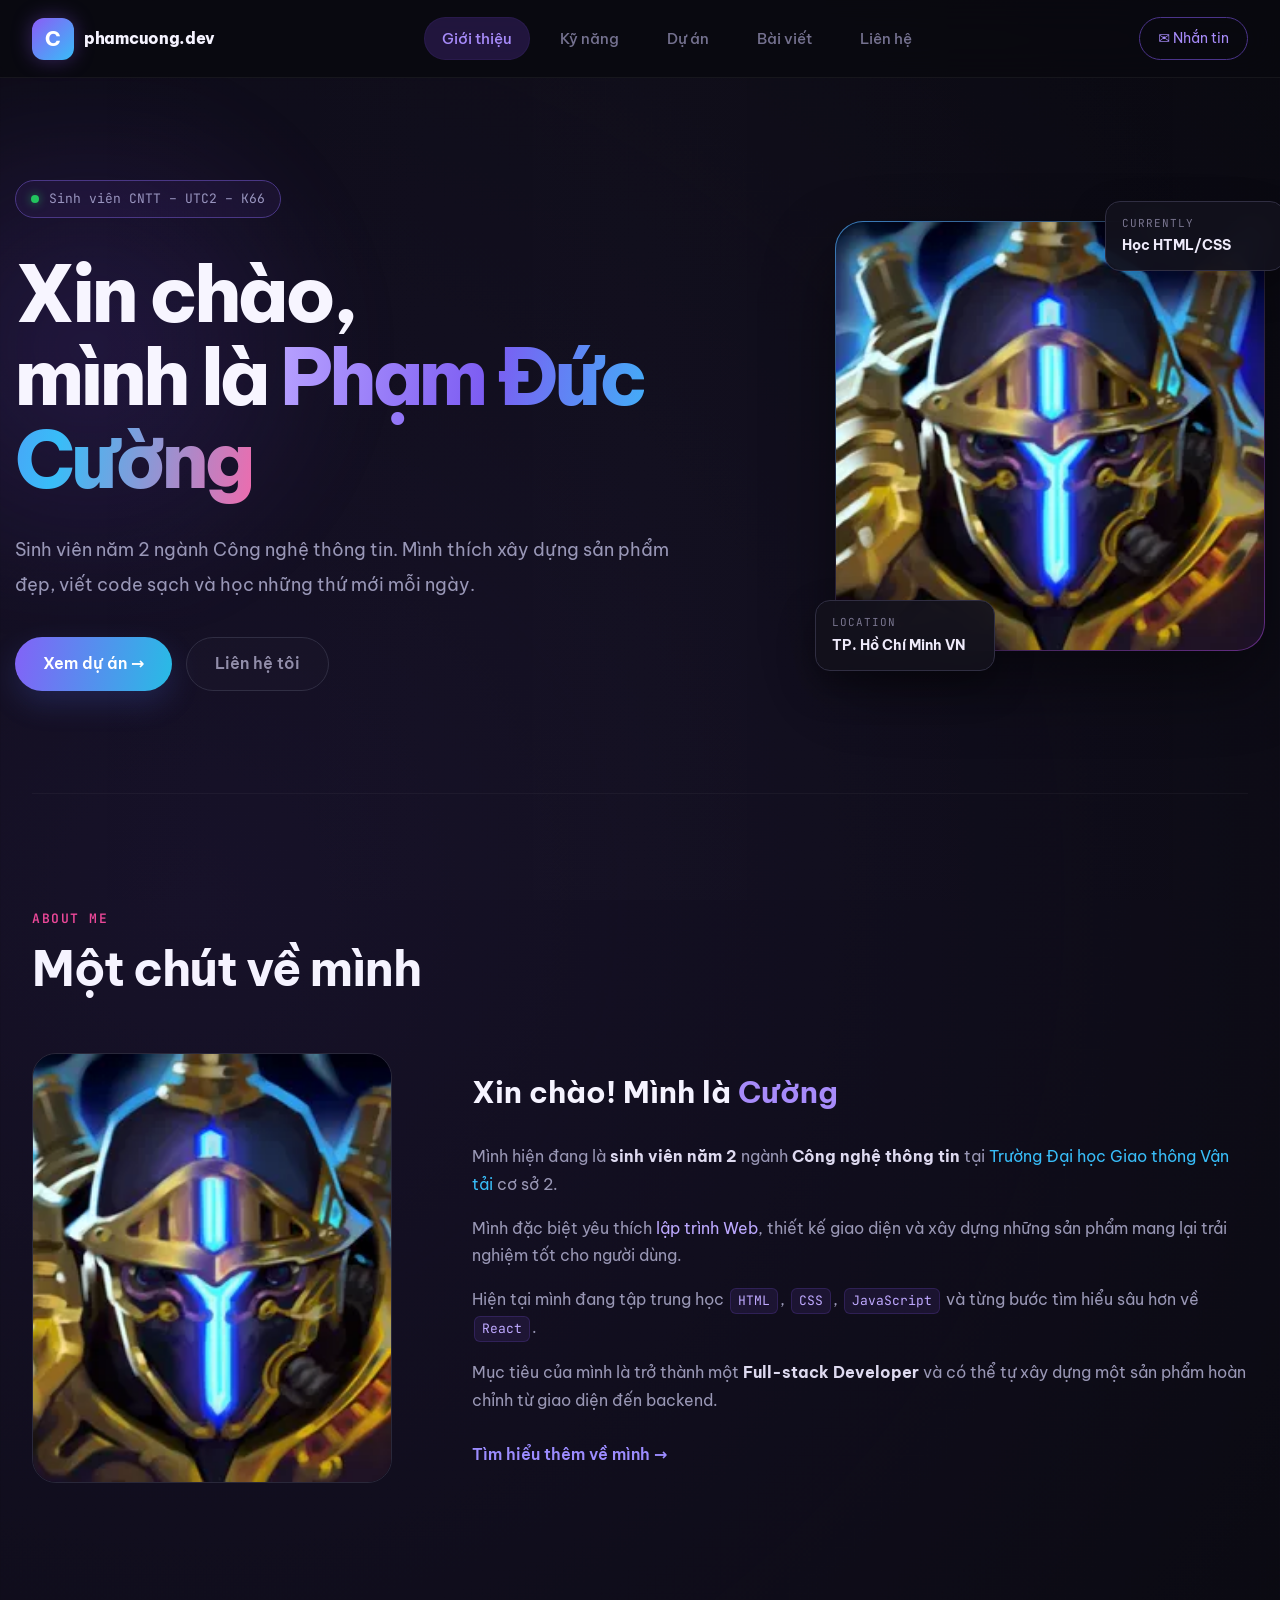
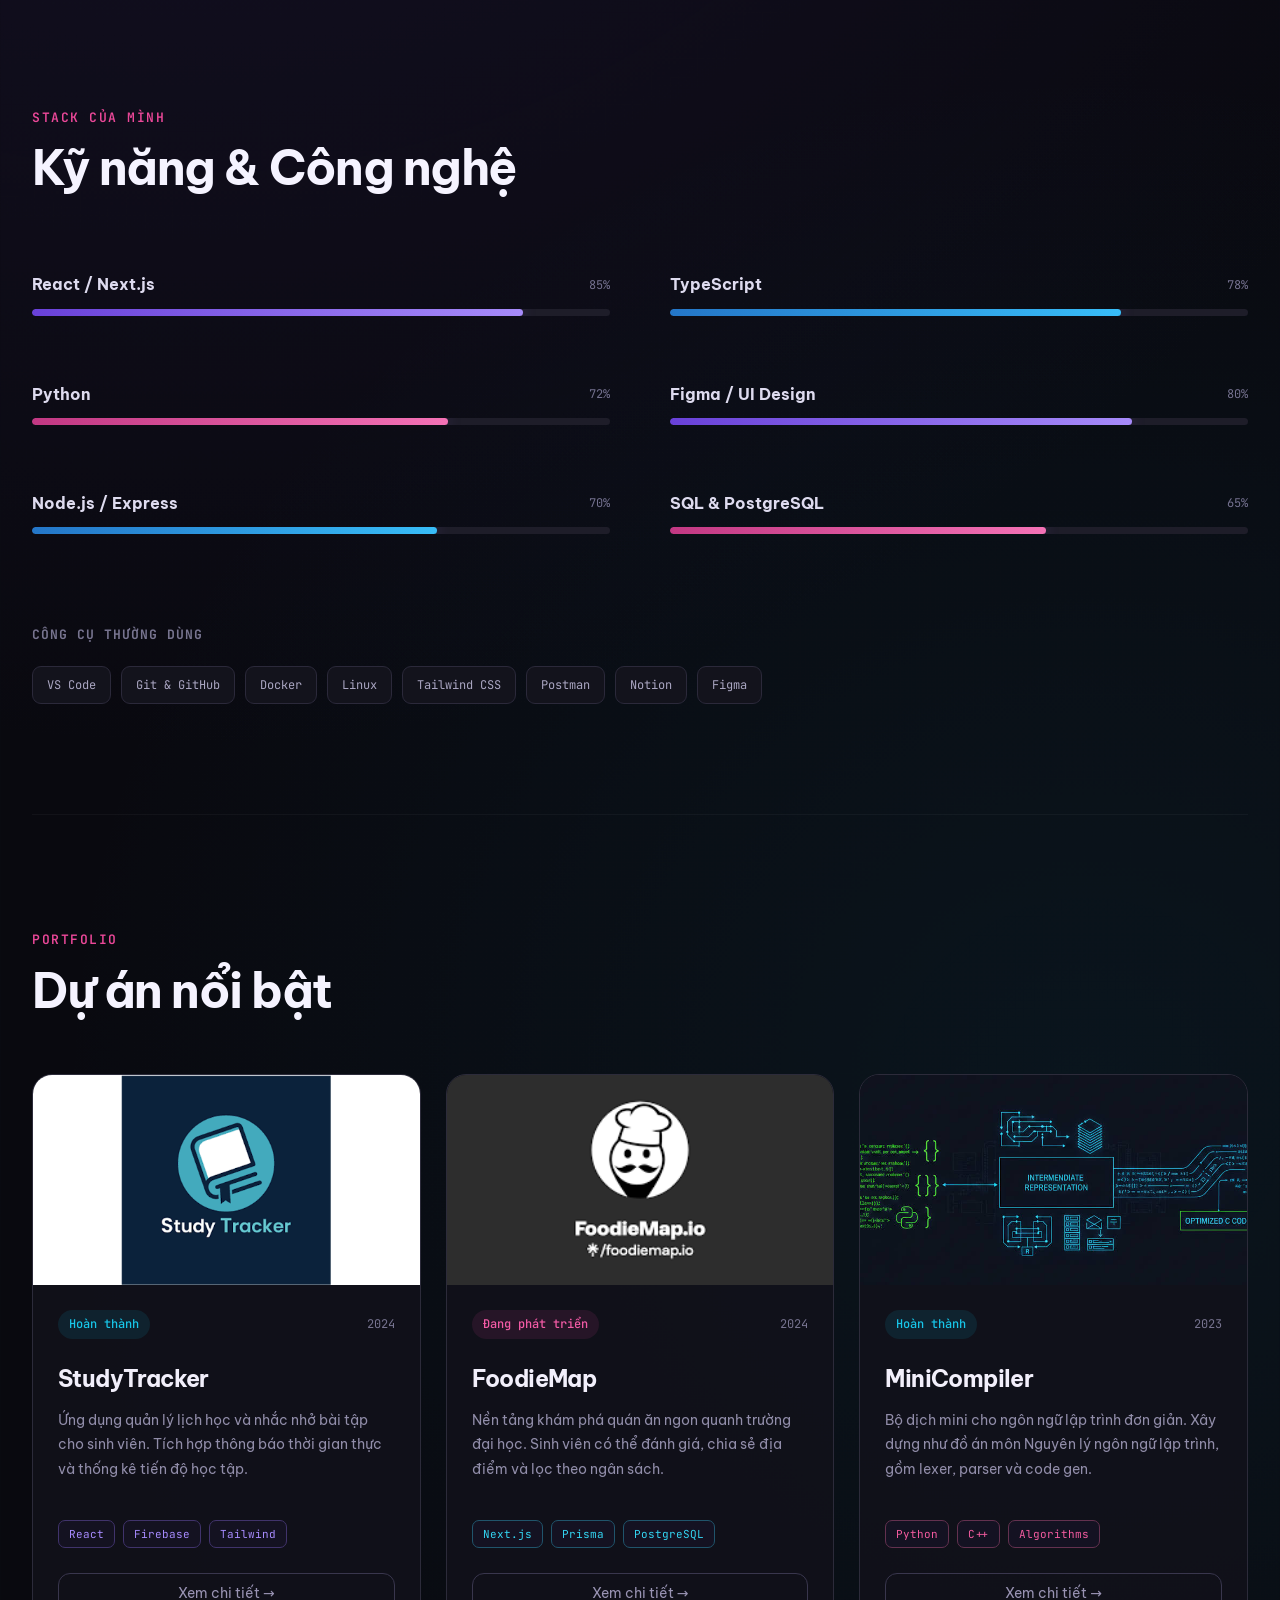
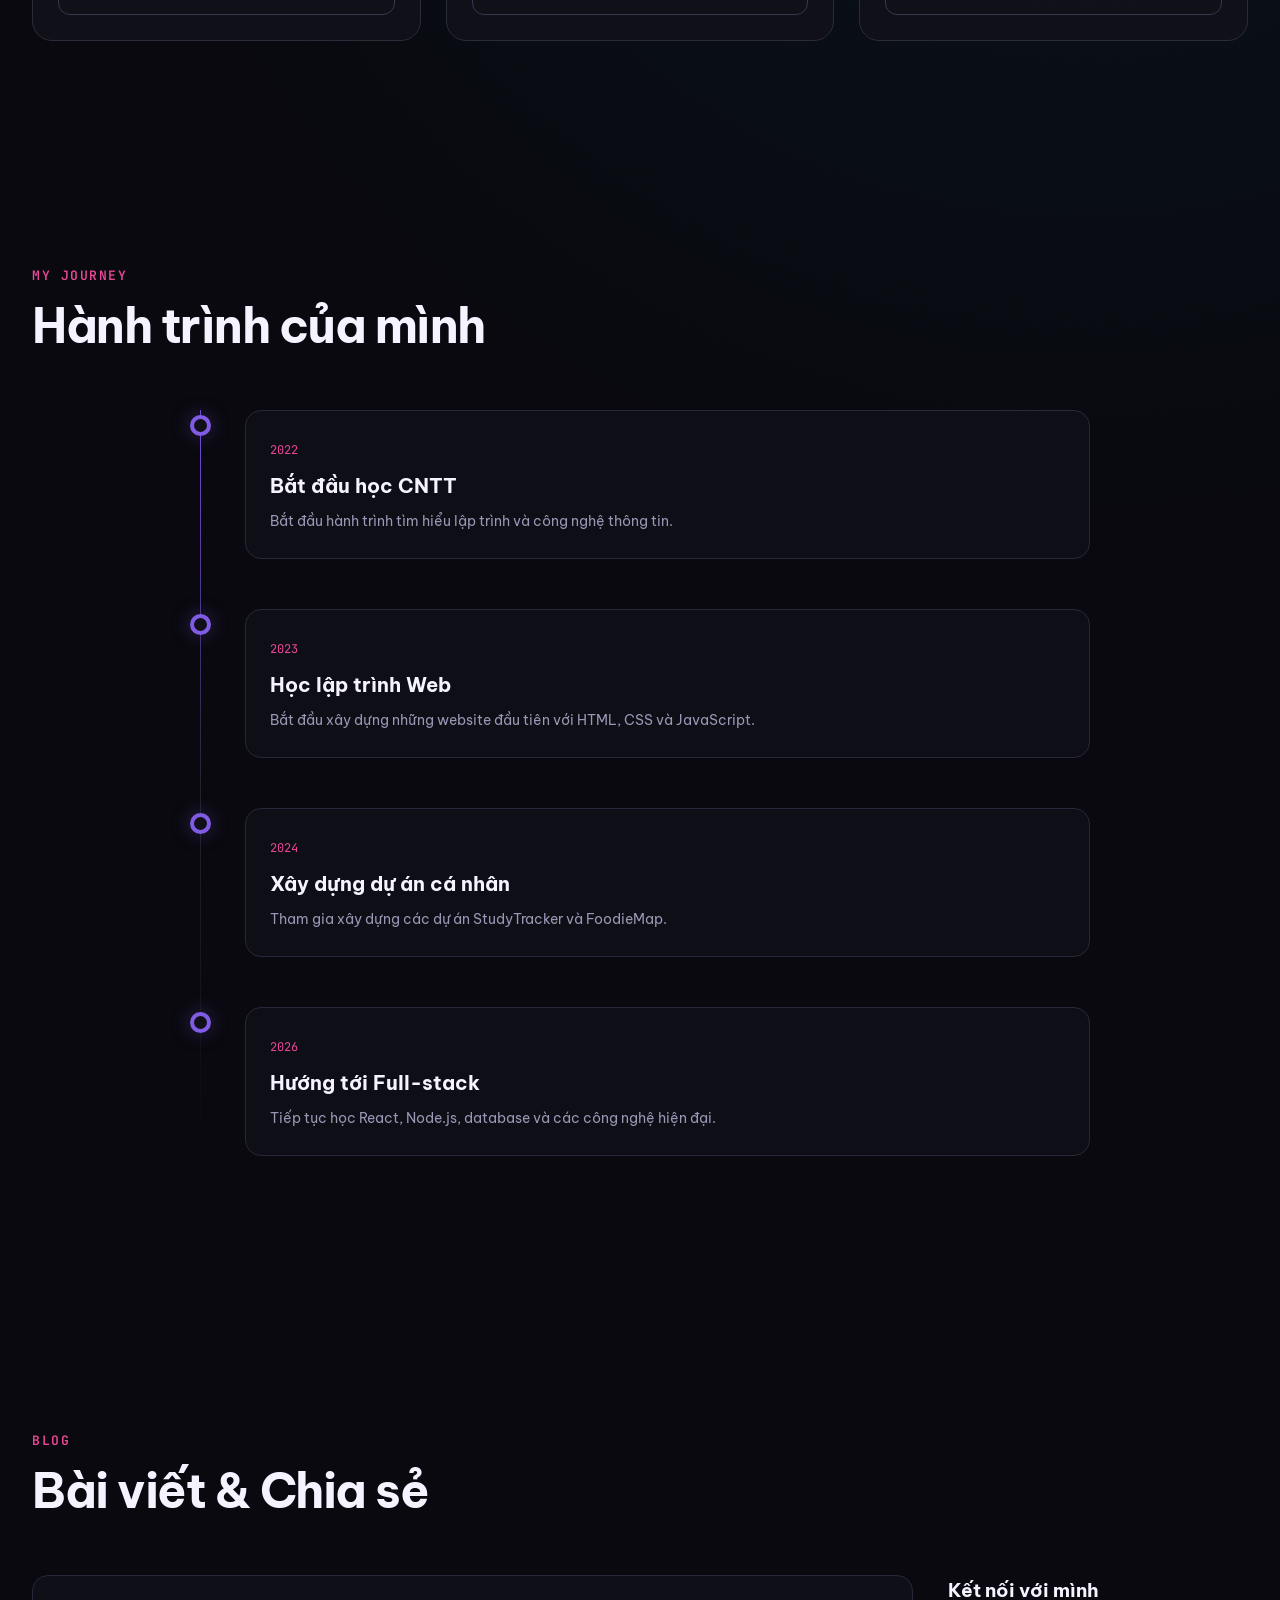
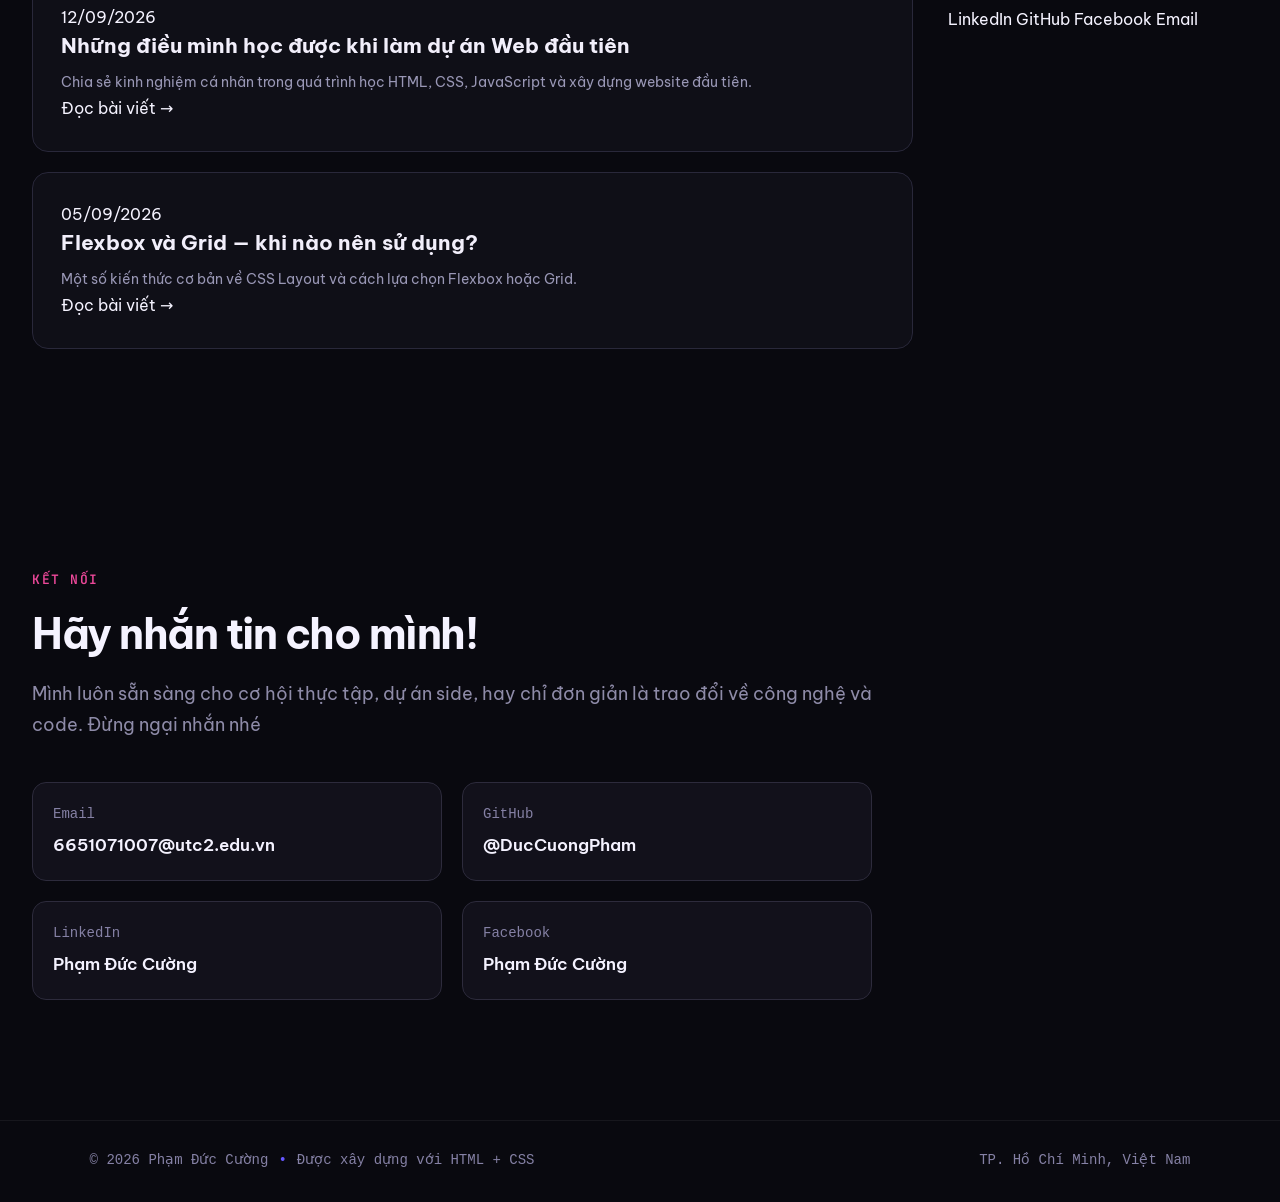
<file: C2_6651071007/html/index.html>
<!DOCTYPE html>
<html lang="vi">

<head>
    <!-- =====================================================
         BƯỚC 3: CONTENT - METADATA
         ===================================================== -->
    <meta charset="UTF-8">

    <meta name="viewport"
          content="width=device-width, initial-scale=1.0">

    <meta name="description"
          content="Portfolio cá nhân của Phạm Đức Cường - Sinh viên Công nghệ thông tin">

    <meta name="author"
          content="Phạm Đức Cường">

    <title>Phạm Đức Cường | Portfolio</title>

    <link rel="stylesheet" href="../css/style.css">
</head>

<body>

    <!-- =====================================================
         BƯỚC 4: HEADER / NAVIGATION
         ===================================================== -->

    <header class="header">

        <div class="logo">
            <span class="logo-icon">C</span>
            <span class="logo-name">phamcuong.dev</span>
        </div>

        <nav class="navbar">
            <a href="#home" class="active">Giới thiệu</a>
            <a href="#about">Kỹ năng</a>
            <a href="#projects">Dự án</a>
            <a href="#articles">Bài viết</a>
            <a href="#contact">Liên hệ</a>
        </nav>

        <a href="#contact" class="header-btn">
            ✉ Nhắn tin
        </a>

    </header>


    <main>

        <!-- =====================================================
             BƯỚC 5: HERO SECTION
             ===================================================== -->

        <section id="home" class="hero">

            <div class="hero-content">

                <div class="status">
                    <span></span>
                    Sinh viên CNTT – UTC2 – K66
                </div>

                <h1>
                    Xin chào,<br>
                    mình là
                    <span class="gradient-text">Phạm Đức Cường</span>
                </h1>

                <p class="hero-description">
                    Sinh viên năm 2 ngành Công nghệ thông tin.
                    Mình thích xây dựng sản phẩm đẹp, viết code sạch
                    và học những thứ mới mỗi ngày.
                </p>

                <div class="hero-buttons">
                    <a href="#projects" class="btn btn-primary">
                        Xem dự án →
                    </a>

                    <a href="#contact" class="btn btn-outline">
                        Liên hệ tôi
                    </a>
                </div>

            </div>


            <div class="hero-image-wrapper">

                <div class="hero-image">
                    <img src="../images/avatar.png"
                         alt="Ảnh chân dung Phạm Đức Cường">
                </div>

                <div class="floating-card card-top">
                    <small>currently</small>
                    <strong>Học HTML/CSS </strong>
                </div>

                <div class="floating-card card-bottom">
                    <small>location</small>
                    <strong>TP. Hồ Chí Minh VN</strong>
                </div>

            </div>

        </section>


        <!-- =====================================================
             BƯỚC 6: GIỚI THIỆU BẢN THÂN
             ===================================================== -->

        <section id="about" class="section about-section">

            <div class="section-heading">
                <span class="section-label">ABOUT ME</span>
                <h2>Một chút về mình</h2>
            </div>

            <div class="about-grid">

                <div class="about-image">
                    <img src="../images/avatar.png"
                         alt="Phạm Đức Cường">
                </div>

                <div class="about-content">

                    <h3>
                        Xin chào! Mình là
                        <span class="highlight">Cường</span> 
                    </h3>

                    <p>
                        Mình hiện đang là
                        <strong>sinh viên năm 2</strong>
                        ngành
                        <strong>Công nghệ thông tin</strong>
                        tại
                        <a href="#">Trường Đại học Giao thông Vận tải</a>
                        cơ sở 2.
                    </p>

                    <p>
                        Mình đặc biệt yêu thích
                        <em>lập trình Web</em>,
                        thiết kế giao diện và xây dựng những sản phẩm
                        mang lại trải nghiệm tốt cho người dùng.
                    </p>

                    <p>
                        Hiện tại mình đang tập trung học
                        <span class="keyword">HTML</span>,
                        <span class="keyword">CSS</span>,
                        <span class="keyword">JavaScript</span>
                        và từng bước tìm hiểu sâu hơn về
                        <span class="keyword">React</span>.
                    </p>

                    <p>
                        Mục tiêu của mình là trở thành một
                        <strong>Full-stack Developer</strong>
                        và có thể tự xây dựng một sản phẩm hoàn chỉnh
                        từ giao diện đến backend.
                    </p>

                    <a href="#contact" class="text-link">
                        Tìm hiểu thêm về mình →
                    </a>

                </div>

            </div>

        </section>


        <!-- =====================================================
             BƯỚC 7: KỸ NĂNG / CÔNG CỤ
             ===================================================== -->

        <section id="skills" class="section skills-section">

            <div class="section-heading">
                <span class="section-label">STACK CỦA MÌNH</span>
                <h2>Kỹ năng & Công nghệ</h2>
            </div>


            <div class="skills-grid">

                <div class="skill-item">
                    <div class="skill-title">
                        <strong>React / Next.js</strong>
                        <span>85%</span>
                    </div>

                    <div class="progress">
                        <div class="progress-bar purple"
                             style="width: 85%">
                        </div>
                    </div>
                </div>


                <div class="skill-item">
                    <div class="skill-title">
                        <strong>TypeScript</strong>
                        <span>78%</span>
                    </div>

                    <div class="progress">
                        <div class="progress-bar blue"
                             style="width: 78%">
                        </div>
                    </div>
                </div>


                <div class="skill-item">
                    <div class="skill-title">
                        <strong>Python</strong>
                        <span>72%</span>
                    </div>

                    <div class="progress">
                        <div class="progress-bar pink"
                             style="width: 72%">
                        </div>
                    </div>
                </div>


                <div class="skill-item">
                    <div class="skill-title">
                        <strong>Figma / UI Design</strong>
                        <span>80%</span>
                    </div>

                    <div class="progress">
                        <div class="progress-bar purple"
                             style="width: 80%">
                        </div>
                    </div>
                </div>


                <div class="skill-item">
                    <div class="skill-title">
                        <strong>Node.js / Express</strong>
                        <span>70%</span>
                    </div>

                    <div class="progress">
                        <div class="progress-bar blue"
                             style="width: 70%">
                        </div>
                    </div>
                </div>


                <div class="skill-item">
                    <div class="skill-title">
                        <strong>SQL & PostgreSQL</strong>
                        <span>65%</span>
                    </div>

                    <div class="progress">
                        <div class="progress-bar pink"
                             style="width: 65%">
                        </div>
                    </div>
                </div>

            </div>


            <div class="tools">

                <h3>CÔNG CỤ THƯỜNG DÙNG</h3>

                <div class="tool-list">
                    <span>VS Code</span>
                    <span>Git & GitHub</span>
                    <span>Docker</span>
                    <span>Linux</span>
                    <span>Tailwind CSS</span>
                    <span>Postman</span>
                    <span>Notion</span>
                    <span>Figma</span>
                </div>

            </div>

        </section>


        <!-- =====================================================
             BƯỚC 8: DỰ ÁN / HOẠT ĐỘNG
             ===================================================== -->

        <section id="projects" class="section projects-section">

            <div class="section-heading">
                <span class="section-label">PORTFOLIO</span>
                <h2>Dự án nổi bật</h2>
            </div>


            <div class="project-grid">

                <!-- PROJECT 1 -->

                <article class="project-card">

                    <div class="project-image">
                        <img src="../images/studytracker.png"
                             alt="StudyTracker">
                    </div>

                    <div class="project-body">

                        <div class="project-meta">
                            <span class="project-status completed">
                                Hoàn thành
                            </span>

                            <span>2024</span>
                        </div>

                        <h3>StudyTracker</h3>

                        <p>
                            Ứng dụng quản lý lịch học và nhắc nhở
                            bài tập cho sinh viên. Tích hợp thông báo
                            thời gian thực và thống kê tiến độ học tập.
                        </p>

                        <div class="tags">
                            <span>React</span>
                            <span>Firebase</span>
                            <span>Tailwind</span>
                        </div>

                        <a href="#" class="project-link">
                            Xem chi tiết →
                        </a>

                    </div>

                </article>


                <!-- PROJECT 2 -->

                <article class="project-card">

                    <div class="project-image">
                        <img src="../images/foodiemap.png"
                             alt="FoodieMap">
                    </div>

                    <div class="project-body">

                        <div class="project-meta">

                            <span class="project-status developing">
                                Đang phát triển
                            </span>

                            <span>2024</span>

                        </div>

                        <h3>FoodieMap</h3>

                        <p>
                            Nền tảng khám phá quán ăn ngon quanh
                            trường đại học. Sinh viên có thể đánh giá,
                            chia sẻ địa điểm và lọc theo ngân sách.
                        </p>

                        <div class="tags">
                            <span>Next.js</span>
                            <span>Prisma</span>
                            <span>PostgreSQL</span>
                        </div>

                        <a href="#" class="project-link">
                            Xem chi tiết →
                        </a>

                    </div>

                </article>


                <!-- PROJECT 3 -->

                <article class="project-card">

                    <div class="project-image">
                        <img src="../images/minicompiler.jpg"
                             alt="MiniCompiler">
                    </div>

                    <div class="project-body">

                        <div class="project-meta">

                            <span class="project-status completed">
                                Hoàn thành
                            </span>

                            <span>2023</span>

                        </div>

                        <h3>MiniCompiler</h3>

                        <p>
                            Bộ dịch mini cho ngôn ngữ lập trình đơn giản.
                            Xây dựng như đồ án môn Nguyên lý ngôn ngữ
                            lập trình, gồm lexer, parser và code gen.
                        </p>

                        <div class="tags">
                            <span>Python</span>
                            <span>C++</span>
                            <span>Algorithms</span>
                        </div>

                        <a href="#" class="project-link">
                            Xem chi tiết →
                        </a>

                    </div>

                </article>

            </div>

        </section>


        <!-- =====================================================
             BƯỚC 9: JOURNEY / TIMELINE
             ===================================================== -->

        <section id="journey" class="section journey-section">

            <div class="section-heading">
                <span class="section-label">MY JOURNEY</span>
                <h2>Hành trình của mình</h2>
            </div>


            <div class="timeline">

                <div class="timeline-item">

                    <div class="timeline-dot"></div>

                    <div class="timeline-content">

                        <span class="timeline-year">
                            2022
                        </span>

                        <h3>Bắt đầu học CNTT</h3>

                        <p>
                            Bắt đầu hành trình tìm hiểu lập trình
                            và công nghệ thông tin.
                        </p>

                    </div>

                </div>


                <div class="timeline-item">

                    <div class="timeline-dot"></div>

                    <div class="timeline-content">

                        <span class="timeline-year">
                            2023
                        </span>

                        <h3>Học lập trình Web</h3>

                        <p>
                            Bắt đầu xây dựng những website đầu tiên
                            với HTML, CSS và JavaScript.
                        </p>

                    </div>

                </div>


                <div class="timeline-item">

                    <div class="timeline-dot"></div>

                    <div class="timeline-content">

                        <span class="timeline-year">
                            2024
                        </span>

                        <h3>Xây dựng dự án cá nhân</h3>

                        <p>
                            Tham gia xây dựng các dự án StudyTracker
                            và FoodieMap.
                        </p>

                    </div>

                </div>


                <div class="timeline-item">

                    <div class="timeline-dot"></div>

                    <div class="timeline-content">

                        <span class="timeline-year">
                            2026
                        </span>

                        <h3>Hướng tới Full-stack</h3>

                        <p>
                            Tiếp tục học React, Node.js, database
                            và các công nghệ hiện đại.
                        </p>

                    </div>

                </div>

            </div>

        </section>


        <!-- =====================================================
             BƯỚC 10: BÀI VIẾT + ASIDE
             ===================================================== -->

        <section id="articles" class="section articles-section">

            <div class="section-heading">

                <span class="section-label">
                    BLOG
                </span>

                <h2>Bài viết & Chia sẻ</h2>

            </div>


            <div class="articles-layout">

                <div class="articles-main">

                    <article class="article-card">

                        <span class="article-date">
                            12/09/2026
                        </span>

                        <h3>
                            Những điều mình học được khi làm
                            dự án Web đầu tiên
                        </h3>

                        <p>
                            Chia sẻ kinh nghiệm cá nhân trong quá trình
                            học HTML, CSS, JavaScript và xây dựng
                            website đầu tiên.
                        </p>

                        <a href="#">
                            Đọc bài viết →
                        </a>

                    </article>


                    <article class="article-card">

                        <span class="article-date">
                            05/09/2026
                        </span>

                        <h3>
                            Flexbox và Grid — khi nào nên sử dụng?
                        </h3>

                        <p>
                            Một số kiến thức cơ bản về CSS Layout
                            và cách lựa chọn Flexbox hoặc Grid.
                        </p>

                        <a href="#">
                            Đọc bài viết →
                        </a>

                    </article>

                </div>


                <aside class="sidebar">

                    <h3>Kết nối với mình</h3>

                    <a href="#" class="social-link">
                         LinkedIn
                    </a>

                    <a href="#" class="social-link">
                         GitHub
                    </a>

                    <a href="#" class="social-link">
                         Facebook
                    </a>

                    <a href="mailto:example@gmail.com"
                       class="social-link">
                         Email
                    </a>

                </aside>

            </div>

        </section>


        <!-- =====================================================
     BƯỚC 11: CONTACT
     ===================================================== -->

<section id="contact" class="section contact-section">

    <span class="section-label">
        KẾT NỐI
    </span>

    <h2>Hãy nhắn tin cho mình!</h2>

    <p class="contact-description">
        Mình luôn sẵn sàng cho cơ hội thực tập, dự án side,
        hay chỉ đơn giản là trao đổi về công nghệ và code.
        Đừng ngại nhắn nhé 
    </p>

    <div class="contact-grid">

        <!-- EMAIL -->
        <a href="mailto:6651071007@utc2.edu.vn"
           class="contact-card">


            <div>
                <small>Email</small>
                <strong>
                    6651071007@utc2.edu.vn
                </strong>
            </div>

        </a>


        <!-- GITHUB -->
        <a href="https://github.com/DucCuongPham"
           target="_blank"
           rel="noopener noreferrer"
           class="contact-card">


            <div>
                <small>GitHub</small>
                <strong>
                    @DucCuongPham
                </strong>
            </div>

        </a>


        <!-- LINKEDIN -->
        <a href="#"
           class="contact-card">


            <div>
                <small>LinkedIn</small>
                <strong>
                    Phạm Đức Cường
                </strong>
            </div>

        </a>


        <!-- FACEBOOK -->
        <a href="#"
           class="contact-card">


            <div>
                <small>Facebook</small>
                <strong>
                    Phạm Đức Cường
                </strong>
            </div>

        </a>

    </div>

</section>


<!-- =====================================================
     BƯỚC 12: FOOTER
     ===================================================== -->

<footer class="footer">

    <div class="footer-left">
        © 2026 Phạm Đức Cường
        <span>•</span>
        Được xây dựng với HTML + CSS
    </div>

    <div class="footer-right">
        TP. Hồ Chí Minh, Việt Nam
    </div>
</file>
<file: C2_6651071007/css/style.css>
/* =========================================================
   PHẠM ĐỨC CƯỜNG — PORTFOLIO
   STYLE.CSS
   ========================================================= */

/* =========================================================
   1. RESET + VARIABLES
   ========================================================= */

@import url('https://fonts.googleapis.com/css2?family=Be+Vietnam+Pro:wght@400;500;600;700;800&family=JetBrains+Mono:wght@400;500;600;700&display=swap');

:root {
    --bg: #09090f;
    --bg-soft: #0d0d15;
    --surface: #12121b;
    --surface-2: #171622;

    --border: #29283a;
    --border-light: #35334b;

    --text: #f5f3ff;
    --text-soft: #9997b5;
    --text-muted: #74718f;

    --purple: #8b5cf6;
    --purple-light: #a78bfa;

    --blue: #38bdf8;
    --cyan: #22d3ee;

    --pink: #ec4899;
    --pink-light: #f472b6;

    --green: #22c55e;

    --gradient:
        linear-gradient(
            100deg,
            #a78bfa 0%,
            #6366f1 35%,
            #38bdf8 70%,
            #ec4899 100%
        );

    --container: 1400px;

    --radius: 18px;
    --radius-sm: 12px;

    --shadow:
        0 20px 60px rgba(0, 0, 0, .35);

    --transition:
        all .25s ease;
}


/* =========================================================
   2. RESET
   ========================================================= */

* {
    margin: 0;
    padding: 0;
    box-sizing: border-box;
}

html {
    scroll-behavior: smooth;
}

body {
    min-height: 100vh;

    background:
        radial-gradient(
            circle at 15% 15%,
            rgba(108, 70, 200, .14),
            transparent 28%
        ),
        radial-gradient(
            circle at 85% 45%,
            rgba(20, 180, 220, .07),
            transparent 30%
        ),
        var(--bg);

    color: var(--text);

    font-family:
        "Be Vietnam Pro",
        system-ui,
        sans-serif;

    line-height: 1.7;

    overflow-x: hidden;
}

body::before {
    content: "";

    position: fixed;
    inset: 0;

    pointer-events: none;

    background:
        linear-gradient(
            90deg,
            transparent 0,
            rgba(255,255,255,.012) 50%,
            transparent 100%
        );

    z-index: -1;
}

img {
    display: block;
    max-width: 100%;
}

a {
    color: inherit;
    text-decoration: none;
}

button,
input,
textarea {
    font: inherit;
}


/* =========================================================
   3. SCROLLBAR
   ========================================================= */

::-webkit-scrollbar {
    width: 8px;
}

::-webkit-scrollbar-track {
    background: #08080d;
}

::-webkit-scrollbar-thumb {
    background: #34314e;
    border-radius: 99px;
}

::-webkit-scrollbar-thumb:hover {
    background: var(--purple);
}


/* =========================================================
   4. HEADER
   ========================================================= */

.header {
    position: sticky;
    top: 0;

    width: 100%;
    height: 78px;

    display: flex;
    align-items: center;
    justify-content: space-between;

    padding: 0 32px;

    background:
        rgba(9, 9, 15, .82);

    border-bottom: 1px solid rgba(255,255,255,.055);

    backdrop-filter: blur(18px);

    z-index: 1000;
}


/* LOGO */

.logo {
    display: flex;
    align-items: center;
    gap: 10px;

    font-weight: 800;
}

.logo-icon {
    width: 42px;
    height: 42px;

    display: grid;
    place-items: center;

    border-radius: 12px;

    background:
        linear-gradient(
            135deg,
            #8b5cf6,
            #38bdf8
        );

    color: white;

    font-size: 20px;
    font-weight: 800;

    box-shadow:
        0 0 20px rgba(139, 92, 246, .35);
}

.logo-name {
    font-size: 16px;
    letter-spacing: -.3px;
}


/* NAV */

.navbar {
    display: flex;
    align-items: center;
    gap: 12px;
}

.navbar a {
    padding: 9px 18px;

    color: var(--text-muted);

    border-radius: 999px;

    font-size: 15px;
    font-weight: 500;

    transition: var(--transition);
}

.navbar a:hover {
    color: var(--text);
    background: rgba(139,92,246,.08);
}

.navbar a.active {
    color: var(--purple-light);

    background:
        rgba(111, 65, 210, .23);

    box-shadow:
        inset 0 0 0 1px rgba(139,92,246,.08);
}


/* HEADER BUTTON */

.header-btn {
    padding: 9px 18px;

    color: var(--purple-light);

    border: 1px solid #4b348a;

    border-radius: 999px;

    font-size: 14px;

    transition: var(--transition);
}

.header-btn:hover {
    color: white;

    background:
        rgba(139,92,246,.15);

    border-color: var(--purple);

    box-shadow:
        0 0 20px rgba(139,92,246,.18);
}


/* =========================================================
   5. COMMON SECTION
   ========================================================= */

.section {
    width: min(
        calc(100% - 64px),
        var(--container)
    );

    margin: 0 auto;

    padding: 110px 0;
}

.section-heading {
    margin-bottom: 55px;
}

.section-label {
    display: inline-block;

    margin-bottom: 10px;

    color: var(--pink);

    font-family:
        "JetBrains Mono",
        monospace;

    font-size: 13px;
    font-weight: 600;

    letter-spacing: 1.5px;
}

.section-heading h2,
.contact-section h2 {
    color: var(--text);

    font-size: clamp(
        32px,
        4vw,
        48px
    );

    line-height: 1.2;

    letter-spacing: -1.5px;
}


/* =========================================================
   6. HERO
   ========================================================= */

.hero {
    position: relative;

    min-height: 715px;

    width: min(
        calc(100% - 30px),
        1400px
    );

    margin: 0 auto;

    display: grid;

    grid-template-columns:
        minmax(0, 1.1fr)
        minmax(380px, .9fr);

    align-items: center;

    gap: 60px;

    padding: 85px 0;
}


/* purple background glow */

.hero::before {
    content: "";

    position: absolute;

    width: 650px;
    height: 500px;

    left: -250px;
    top: 20px;

    background:
        radial-gradient(
            circle,
            rgba(100, 61, 194, .2),
            transparent 68%
        );

    filter: blur(30px);

    pointer-events: none;

    z-index: -1;
}


/* STATUS */

.status {
    display: inline-flex;
    align-items: center;
    gap: 10px;

    padding: 7px 15px;

    margin-bottom: 35px;

    color: #9995bf;

    border: 1px solid #4a3785;

    background:
        rgba(83, 52, 156, .13);

    border-radius: 999px;

    font-family:
        "JetBrains Mono",
        monospace;

    font-size: 13px;
}

.status span {
    width: 8px;
    height: 8px;

    border-radius: 50%;

    background: #22c55e;

    box-shadow:
        0 0 10px rgba(34,197,94,.7);
}


/* HERO TITLE */

.hero h1 {
    max-width: 750px;

    color: #f7f5ff;

    font-size:
        clamp(54px, 6vw, 82px);

    line-height: 1.08;

    letter-spacing: -4px;

    font-weight: 800;
}

.gradient-text {
    display: inline;

    background:
        linear-gradient(
            100deg,
            #b8a2ff 0%,
            #7c5cf2 35%,
            #38bdf8 67%,
            #ed6cae 100%
        );

    -webkit-background-clip: text;
    background-clip: text;

    color: transparent;
}


/* HERO DESCRIPTION */

.hero-description {
    max-width: 700px;

    margin-top: 30px;

    color: #9997b7;

    font-size: 18px;

    line-height: 1.95;
}


/* HERO BUTTONS */

.hero-buttons {
    display: flex;
    align-items: center;
    gap: 14px;

    margin-top: 35px;
}

.btn {
    display: inline-flex;
    align-items: center;
    justify-content: center;

    min-height: 54px;

    padding: 0 28px;

    border-radius: 999px;

    font-weight: 600;

    transition: var(--transition);
}

.btn-primary {
    color: white;

    background:
        linear-gradient(
            100deg,
            #8362f7,
            #27bce5
        );

    box-shadow:
        0 12px 30px
        rgba(78, 111, 241, .2);
}

.btn-primary:hover {
    transform: translateY(-3px);

    box-shadow:
        0 15px 35px
        rgba(70, 137, 255, .3);
}

.btn-outline {
    color: #918da9;

    border: 1px solid #302e43;

    background:
        rgba(255,255,255,.015);
}

.btn-outline:hover {
    color: white;

    border-color: #6253a0;

    background:
        rgba(139,92,246,.08);
}


/* =========================================================
   7. HERO IMAGE
   ========================================================= */

.hero-image-wrapper {
    position: relative;

    width: 430px;
    height: 430px;

    justify-self: end;
}

.hero-image {
    width: 100%;
    height: 100%;

    padding: 1px;

    border-radius: 28px;

    overflow: hidden;

    background:
        linear-gradient(
            145deg,
            #3c80c0,
            #22202f 45%,
            #632c83
        );

    box-shadow:
        0 30px 70px rgba(0,0,0,.45);
}

.hero-image img {
    width: 100%;
    height: 100%;

    object-fit: cover;

    border-radius: 27px;

    background: #181622;
}


/* FLOATING CARDS */

.floating-card {
    position: absolute;

    padding: 12px 16px;

    min-width: 180px;

    background:
        rgba(19, 18, 29, .93);

    border: 1px solid #302e42;

    border-radius: 15px;

    box-shadow:
        0 15px 35px rgba(0,0,0,.35);

    backdrop-filter: blur(14px);
}

.floating-card small {
    display: block;

    margin-bottom: 2px;

    color: #79758f;

    font-family:
        "JetBrains Mono",
        monospace;

    font-size: 11px;

    text-transform: uppercase;

    letter-spacing: 1px;
}

.floating-card strong {
    display: block;

    color: #eeeafa;

    font-size: 14px;
}

.card-top {
    top: -20px;
    right: -20px;
}

.card-bottom {
    bottom: -20px;
    left: -20px;
}


/* =========================================================
   8. ABOUT
   ========================================================= */

.about-section {
    border-top: 1px solid rgba(255,255,255,.04);
}

.about-grid {
    display: grid;

    grid-template-columns:
        360px
        minmax(0, 1fr);

    gap: 80px;

    align-items: center;
}

.about-image {
    height: 430px;

    border-radius: 24px;

    overflow: hidden;

    border: 1px solid var(--border);

    background: var(--surface);
}

.about-image img {
    width: 100%;
    height: 100%;

    object-fit: cover;
}

.about-content h3 {
    margin-bottom: 25px;

    font-size: 30px;
}

.highlight {
    color: var(--purple-light);
}

.about-content p {
    margin-bottom: 17px;

    color: var(--text-soft);

    font-size: 16px;
}

.about-content strong {
    color: #dedaf0;
}

.about-content em {
    color: #bda9ff;
    font-style: normal;
}

.about-content a:not(.text-link) {
    color: var(--blue);
}

.keyword {
    display: inline-block;

    padding: 1px 7px;

    margin: 0 2px;

    color: #bfa9ff;

    background: rgba(139,92,246,.1);

    border: 1px solid rgba(139,92,246,.18);

    border-radius: 6px;

    font-family:
        "JetBrains Mono",
        monospace;

    font-size: 13px;
}

.text-link {
    display: inline-block;

    margin-top: 10px;

    color: #9c8cff;

    font-weight: 600;

    transition: var(--transition);
}

.text-link:hover {
    color: var(--cyan);

    transform: translateX(4px);
}


/* =========================================================
   9. SKILLS
   ========================================================= */

.skills-section {
    position: relative;
}

.skills-grid {
    display: grid;

    grid-template-columns:
        repeat(2, minmax(0, 1fr));

    gap: 25px 60px;
}

.skill-item {
    padding: 20px 0;
}

.skill-title {
    display: flex;
    align-items: center;
    justify-content: space-between;

    margin-bottom: 10px;

    color: #dedbef;
}

.skill-title span {
    color: var(--text-muted);

    font-family:
        "JetBrains Mono",
        monospace;

    font-size: 12px;
}

.progress {
    height: 7px;

    overflow: hidden;

    background: #1e1d29;

    border-radius: 99px;
}

.progress-bar {
    height: 100%;

    border-radius: inherit;

    box-shadow:
        0 0 15px rgba(139,92,246,.25);
}

.progress-bar.purple {
    background:
        linear-gradient(
            90deg,
            #6941d9,
            #a78bfa
        );
}

.progress-bar.blue {
    background:
        linear-gradient(
            90deg,
            #2476c8,
            #38bdf8
        );
}

.progress-bar.pink {
    background:
        linear-gradient(
            90deg,
            #c23883,
            #f472b6
        );
}


/* TOOLS */

.tools {
    margin-top: 70px;
}

.tools h3 {
    margin-bottom: 20px;

    color: #77748f;

    font-family:
        "JetBrains Mono",
        monospace;

    font-size: 13px;

    letter-spacing: 1px;
}

.tool-list {
    display: flex;
    flex-wrap: wrap;
    gap: 10px;
}

.tool-list span {
    padding: 8px 14px;

    color: #aaa6c2;

    background: #13131c;

    border: 1px solid #2b293a;

    border-radius: 9px;

    font-family:
        "JetBrains Mono",
        monospace;

    font-size: 12px;

    transition: var(--transition);
}

.tool-list span:hover {
    color: var(--purple-light);

    border-color: #58449a;

    transform: translateY(-2px);
}


/* =========================================================
   10. PROJECTS
   ========================================================= */

.projects-section {
    border-top: 1px solid rgba(255,255,255,.04);
}

.project-grid {
    display: grid;

    grid-template-columns:
        repeat(3, minmax(0, 1fr));

    gap: 25px;
}

.project-card {
    position: relative;

    min-width: 0;

    overflow: hidden;

    background:
        rgba(18,18,27,.88);

    border: 1px solid #2c2b3a;

    border-radius: 20px;

    transition: var(--transition);
}

.project-card:hover {
    transform: translateY(-7px);

    border-color: #51477a;

    box-shadow:
        0 25px 60px rgba(0,0,0,.35);
}


/* PROJECT IMAGE */

.project-image {
    height: 210px;

    overflow: hidden;

    background:
        linear-gradient(
            135deg,
            #1d1831,
            #10101a
        );
}

.project-image img {
    width: 100%;
    height: 100%;

    object-fit: cover;

    transition:
        transform .45s ease;
}

.project-card:hover .project-image img {
    transform: scale(1.05);
}


/*
   Nếu muốn giao diện giống ảnh mẫu thứ nhất,
   ảnh project được thay bằng icon/card tối.
   Bỏ comment phần dưới nếu cần.
*/

/*
.project-image {
    display: none;
}
*/


.project-body {
    padding: 25px;
}


/* META */

.project-meta {
    display: flex;
    align-items: center;
    justify-content: space-between;

    margin-bottom: 20px;

    color: #777490;

    font-family:
        "JetBrains Mono",
        monospace;

    font-size: 12px;
}

.project-status {
    padding: 4px 11px;

    border-radius: 999px;

    font-weight: 500;
}

.project-status.completed {
    color: #18c6e8;

    background:
        rgba(18,198,232,.1);
}

.project-status.developing {
    color: #f45ba6;

    background:
        rgba(236,72,153,.1);
}


/* PROJECT CONTENT */

.project-body h3 {
    margin-bottom: 10px;

    color: #f2effb;

    font-size: 23px;

    letter-spacing: -.6px;
}

.project-body p {
    min-height: 92px;

    color: #918da9;

    font-size: 14px;

    line-height: 1.75;
}


/* TAGS */

.tags {
    display: flex;
    flex-wrap: wrap;

    gap: 8px;

    margin: 20px 0 25px;
}

.tags span {
    padding: 4px 10px;

    color: #a88cff;

    border: 1px solid #40336b;

    border-radius: 7px;

    background:
        rgba(139,92,246,.04);

    font-family:
        "JetBrains Mono",
        monospace;

    font-size: 11px;
}

.project-card:nth-child(2) .tags span {
    color: #34d5f2;
    border-color: #20546b;
}

.project-card:nth-child(3) .tags span {
    color: #f35b9f;
    border-color: #63314f;
}


/* PROJECT LINK */

.project-link {
    display: flex;
    align-items: center;
    justify-content: center;

    width: 100%;

    min-height: 42px;

    color: #9993b3;

    border: 1px solid #39364d;

    border-radius: 12px;

    font-size: 14px;

    transition: var(--transition);
}

.project-link:hover {
    color: white;

    border-color: #6252a0;

    background:
        rgba(139,92,246,.08);
}


/* =========================================================
   11. JOURNEY / TIMELINE
   ========================================================= */

.timeline {
    position: relative;

    max-width: 900px;

    margin: 0 auto;
}

.timeline::before {
    content: "";

    position: absolute;

    top: 0;
    bottom: 0;

    left: 10px;

    width: 1px;

    background:
        linear-gradient(
            to bottom,
            #744be1,
            #252332,
            transparent
        );
}

.timeline-item {
    position: relative;

    display: grid;

    grid-template-columns: 30px 1fr;

    gap: 25px;

    margin-bottom: 50px;
}

.timeline-dot {
    position: relative;

    width: 21px;
    height: 21px;

    margin-top: 5px;

    border-radius: 50%;

    background: #11101a;

    border: 4px solid #805ce4;

    box-shadow:
        0 0 20px rgba(128,92,228,.35);

    z-index: 2;
}

.timeline-content {
    padding: 24px;

    background:
        rgba(18,18,27,.65);

    border: 1px solid #29283a;

    border-radius: 16px;
}

.timeline-year {
    color: var(--pink);

    font-family:
        "JetBrains Mono",
        monospace;

    font-size: 12px;
}

.timeline-content h3 {
    margin: 7px 0;

    font-size: 20px;
}

.timeline-content p {
    color: var(--text-soft);

    font-size: 14px;
}


/* =========================================================
   12. ARTICLES
   ========================================================= */

.articles-layout {
    display: grid;

    grid-template-columns:
        minmax(0, 1fr)
        300px;

    gap: 35px;
}

.articles-main {
    display: grid;
    gap: 20px;
}

.article-card {
    padding: 28px;

    background:
        rgba(18, 18, 27, .75);

    border: 1px solid #29283a;

    border-radius: 16px;

    transition: var(--transition);
}

.article-card:hover {
    transform: translateY(-4px);

    border-color: #51477a;

    background:
        rgba(22, 21, 33, .9);

    box-shadow:
        0 20px 45px rgba(0, 0, 0, .25);
}

.article-card h3 {
    margin-bottom: 10px;

    color: #f2effb;

    font-size: 21px;

    line-height: 1.4;
}

.article-card p {
    color: var(--text-soft);

    font-size: 14px;

    line-height: 1.8;
}

.article-meta {
    display: flex;
    align-items: center;
    gap: 12px;

    margin-bottom: 12px;

    color: var(--text-muted);

    font-family:
        "JetBrains Mono",
        monospace;

    font-size: 11px;
}

.article-tag {
    color: var(--purple-light);
}

.article-link {
    display: inline-flex;

    margin-top: 18px;

    color: var(--cyan);

    font-size: 14px;
    font-weight: 600;

    transition: var(--transition);
}

.article-link:hover {
    color: white;
    transform: translateX(4px);
}
/* =====================================================
   CONTACT
   ===================================================== */

.contact-section {
    padding-bottom: 120px;
}

.contact-section .section-label {
    display: block;
    margin-bottom: 18px;
}

.contact-section h2 {
    font-size: 42px;
    line-height: 1.2;
    margin-bottom: 20px;
}

.contact-description {
    max-width: 850px;
    color: #8e8ba8;
    font-size: 18px;
    line-height: 1.7;
    margin-bottom: 42px;
}


/* CONTACT GRID */

.contact-grid {
    display: grid;
    grid-template-columns: repeat(2, minmax(0, 410px));
    gap: 20px;
}


/* CONTACT CARD */

.contact-card {
    min-height: 86px;
    padding: 20px;

    display: flex;
    align-items: center;
    gap: 18px;

    background: rgba(20, 19, 29, 0.9);
    border: 1px solid #2d2b3c;
    border-radius: 14px;

    color: inherit;
    text-decoration: none;

    transition:
        transform 0.25s ease,
        border-color 0.25s ease,
        background 0.25s ease;
}

.contact-card:hover {
    transform: translateY(-3px);
    border-color: #6557ff;
    background: rgba(29, 27, 42, 0.95);
}


/* ICON */

.contact-icon {
    width: 42px;
    height: 42px;

    display: flex;
    align-items: center;
    justify-content: center;

    font-size: 22px;
    flex-shrink: 0;
}


/* TEXT */

.contact-card small {
    display: block;

    margin-bottom: 4px;

    color: #8581a5;
    font-family: monospace;
    font-size: 14px;
}

.contact-card strong {
    display: block;

    color: #f4f2ff;
    font-size: 17px;
    font-weight: 600;
}


/* =====================================================
   FOOTER
   ===================================================== */

.footer {
    min-height: 82px;
    padding: 0 7%;

    display: flex;
    align-items: center;
    justify-content: space-between;

    border-top: 1px solid rgba(255, 255, 255, 0.06);

    color: #8581a5;
    font-family: monospace;
    font-size: 14px;
}

.footer-left {
    display: flex;
    align-items: center;
    gap: 10px;
}

.footer-left span {
    color: #6557ff;
}

.footer-right {
    text-align: right;
}


/* =====================================================
   RESPONSIVE
   ===================================================== */

@media (max-width: 768px) {

    .contact-section h2 {
        font-size: 34px;
    }

    .contact-grid {
        grid-template-columns: 1fr;
    }

    .footer {
        padding: 25px 6%;

        flex-direction: column;
        align-items: flex-start;
        gap: 12px;
    }

    .footer-right {
        text-align: left;
    }

}

@media (max-width: 480px) {

    .contact-card {
        padding: 16px;
    }

    .contact-card strong {
        font-size: 15px;
        word-break: break-word;
    }

    .contact-description {
        font-size: 16px;
    }

}
</file>
